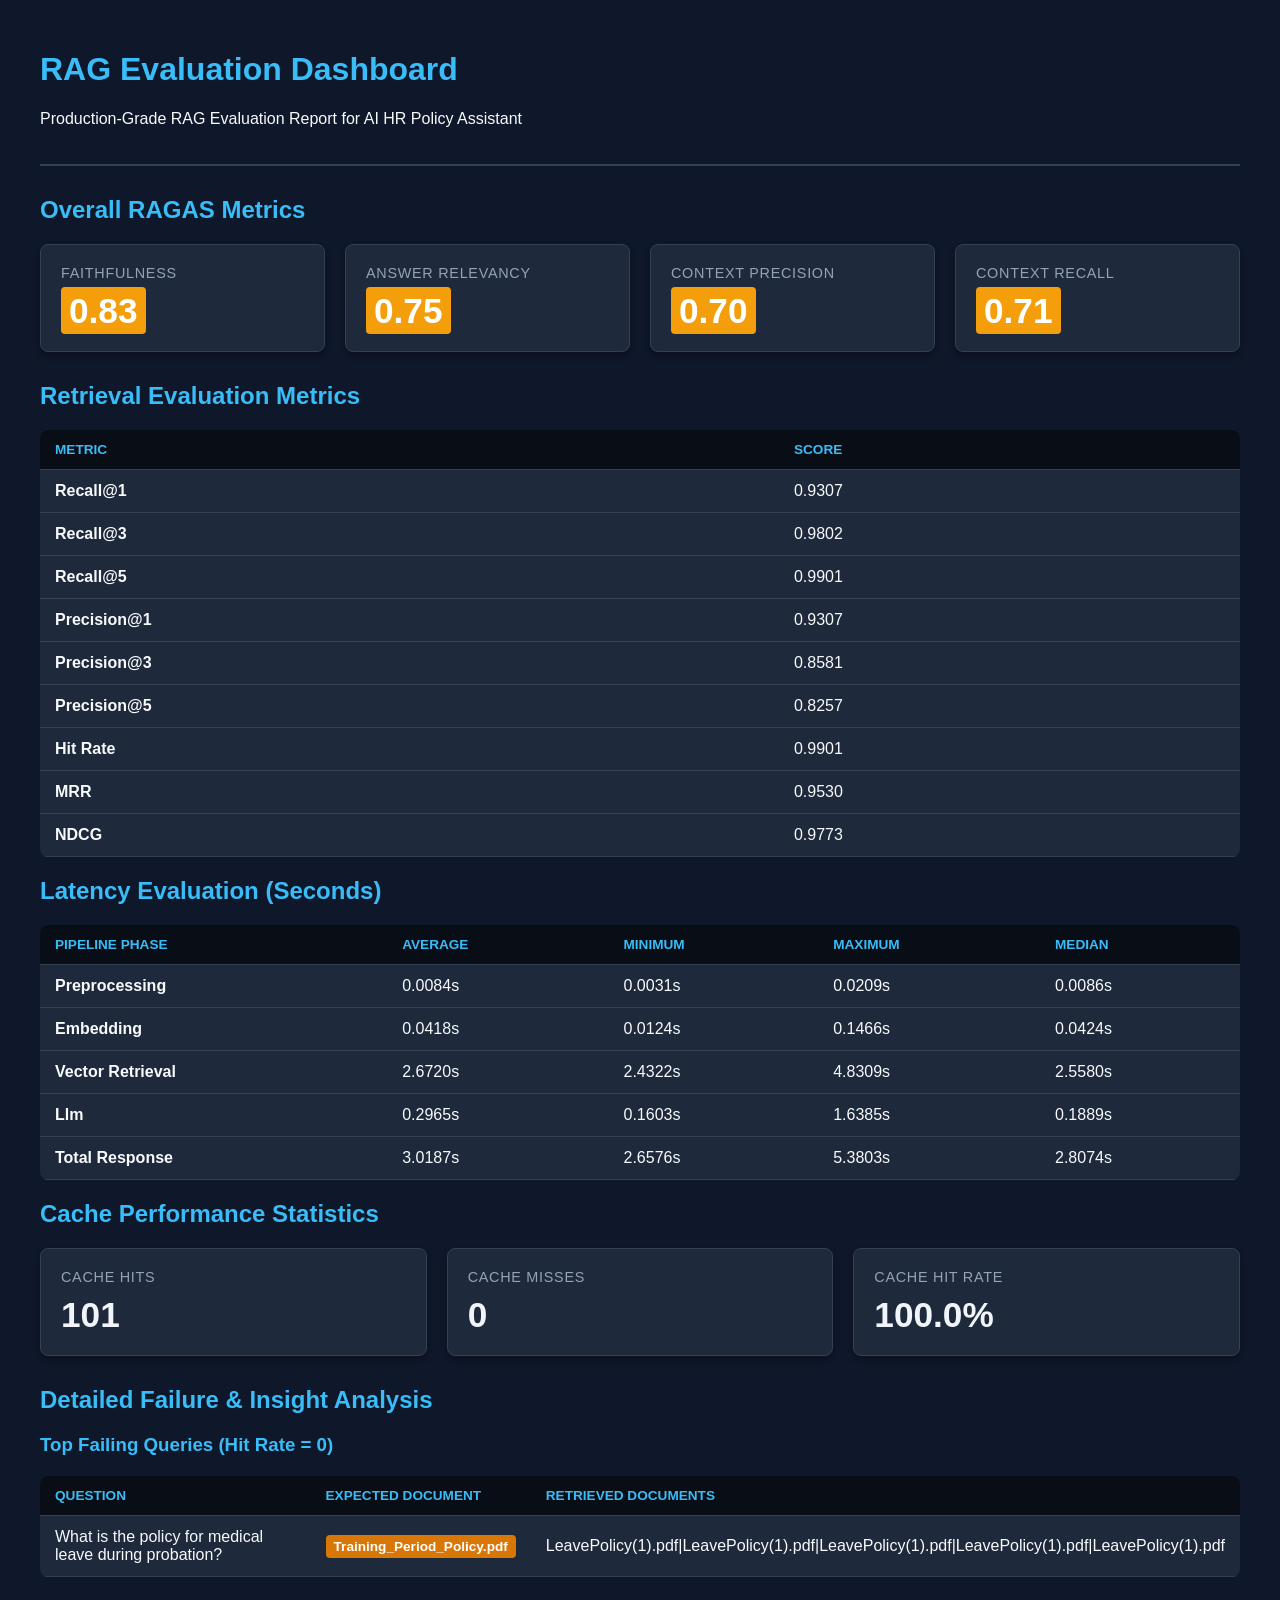
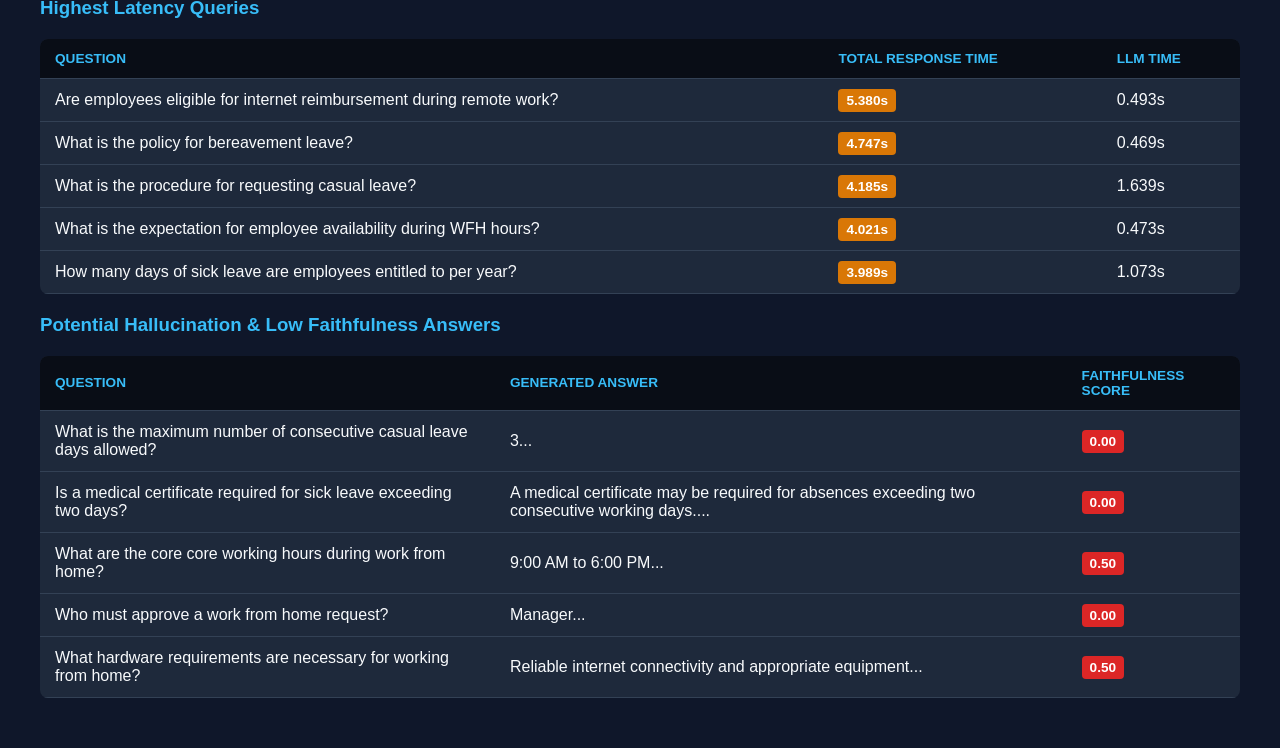
<file: evaluations/reports/evaluation_report.html>
<!DOCTYPE html>
<html lang="en">
<head>
    <meta charset="UTF-8">
    <meta name="viewport" content="width=device-width, initial-scale=1.0">
    <title>RAG Evaluation Report | AI HR Assistant</title>
    <style>
        :root {
            --bg: #0f172a;
            --card-bg: #1e293b;
            --text: #f8fafc;
            --accent: #38bdf8;
            --border: #334155;
        }
        body {
            font-family: 'Segoe UI', Tahoma, Geneva, Verdana, sans-serif;
            background-color: var(--bg);
            color: var(--text);
            margin: 0;
            padding: 30px;
        }
        .container {
            max-width: 1200px;
            margin: 0 auto;
        }
        .header {
            border-bottom: 2px solid var(--border);
            padding-bottom: 20px;
            margin-bottom: 30px;
        }
        h1, h2, h3 {
            color: var(--accent);
        }
        .metrics-grid {
            display: grid;
            grid-template-columns: repeat(auto-fit, minmax(240px, 1fr));
            gap: 20px;
            margin-bottom: 30px;
        }
        .card {
            background-color: var(--card-bg);
            border: 1px solid var(--border);
            border-radius: 8px;
            padding: 20px;
            box-shadow: 0 4px 6px rgba(0,0,0,0.3);
        }
        .card .title {
            font-size: 0.9em;
            color: #94a3b8;
            text-transform: uppercase;
            letter-spacing: 0.05em;
        }
        .card .value {
            font-size: 2.2em;
            font-weight: bold;
            margin-top: 10px;
            color: #f1f5f9;
        }
        table {
            width: 100%;
            border-collapse: collapse;
            margin: 20px 0;
            background-color: var(--card-bg);
            border-radius: 8px;
            overflow: hidden;
        }
        th, td {
            padding: 12px 15px;
            text-align: left;
            border-bottom: 1px solid var(--border);
        }
        th {
            background-color: #090d16;
            color: var(--accent);
            text-transform: uppercase;
            font-size: 0.85em;
        }
        tr:hover {
            background-color: #26334d;
        }
        .badge {
            padding: 4px 8px;
            border-radius: 4px;
            font-weight: bold;
            font-size: 0.85em;
        }
        .badge-success { background-color: #059669; color: white; }
        .badge-warning { background-color: #d97706; color: white; }
        .badge-danger { background-color: #dc2626; color: white; }
    </style>
</head>
<body>
    <div class="container">
        <div class="header">
            <h1>RAG Evaluation Dashboard</h1>
            <p>Production-Grade RAG Evaluation Report for AI HR Policy Assistant</p>
        </div>

        <h2>Overall RAGAS Metrics</h2>
        <div class="metrics-grid">
            <div class="card">
                <div class="title">Faithfulness</div>
                <div class="value"><span style="background-color: #f59e0b; color: white; padding: 4px 8px; border-radius: 4px; font-weight: bold;">0.83</span></div>
            </div>
            <div class="card">
                <div class="title">Answer Relevancy</div>
                <div class="value"><span style="background-color: #f59e0b; color: white; padding: 4px 8px; border-radius: 4px; font-weight: bold;">0.75</span></div>
            </div>
            <div class="card">
                <div class="title">Context Precision</div>
                <div class="value"><span style="background-color: #f59e0b; color: white; padding: 4px 8px; border-radius: 4px; font-weight: bold;">0.70</span></div>
            </div>
            <div class="card">
                <div class="title">Context Recall</div>
                <div class="value"><span style="background-color: #f59e0b; color: white; padding: 4px 8px; border-radius: 4px; font-weight: bold;">0.71</span></div>
            </div>
        </div>

        <h2>Retrieval Evaluation Metrics</h2>
        <table>
            <thead>
                <tr>
                    <th>Metric</th>
                    <th>Score</th>
                </tr>
            </thead>
            <tbody>

                <tr>
                    <td><strong>Recall@1</strong></td>
                    <td>0.9307</td>
                </tr>

                <tr>
                    <td><strong>Recall@3</strong></td>
                    <td>0.9802</td>
                </tr>

                <tr>
                    <td><strong>Recall@5</strong></td>
                    <td>0.9901</td>
                </tr>

                <tr>
                    <td><strong>Precision@1</strong></td>
                    <td>0.9307</td>
                </tr>

                <tr>
                    <td><strong>Precision@3</strong></td>
                    <td>0.8581</td>
                </tr>

                <tr>
                    <td><strong>Precision@5</strong></td>
                    <td>0.8257</td>
                </tr>

                <tr>
                    <td><strong>Hit Rate</strong></td>
                    <td>0.9901</td>
                </tr>

                <tr>
                    <td><strong>MRR</strong></td>
                    <td>0.9530</td>
                </tr>

                <tr>
                    <td><strong>NDCG</strong></td>
                    <td>0.9773</td>
                </tr>

            </tbody>
        </table>

        <h2>Latency Evaluation (Seconds)</h2>
        <table>
            <thead>
                <tr>
                    <th>Pipeline Phase</th>
                    <th>Average</th>
                    <th>Minimum</th>
                    <th>Maximum</th>
                    <th>Median</th>
                </tr>
            </thead>
            <tbody>

                <tr>
                    <td><strong>Preprocessing</strong></td>
                    <td>0.0084s</td>
                    <td>0.0031s</td>
                    <td>0.0209s</td>
                    <td>0.0086s</td>
                </tr>

                <tr>
                    <td><strong>Embedding</strong></td>
                    <td>0.0418s</td>
                    <td>0.0124s</td>
                    <td>0.1466s</td>
                    <td>0.0424s</td>
                </tr>

                <tr>
                    <td><strong>Vector Retrieval</strong></td>
                    <td>2.6720s</td>
                    <td>2.4322s</td>
                    <td>4.8309s</td>
                    <td>2.5580s</td>
                </tr>

                <tr>
                    <td><strong>Llm</strong></td>
                    <td>0.2965s</td>
                    <td>0.1603s</td>
                    <td>1.6385s</td>
                    <td>0.1889s</td>
                </tr>

                <tr>
                    <td><strong>Total Response</strong></td>
                    <td>3.0187s</td>
                    <td>2.6576s</td>
                    <td>5.3803s</td>
                    <td>2.8074s</td>
                </tr>

            </tbody>
        </table>

        <h2>Cache Performance Statistics</h2>
        <div class="metrics-grid">
            <div class="card">
                <div class="title">Cache Hits</div>
                <div class="value">101</div>
            </div>
            <div class="card">
                <div class="title">Cache Misses</div>
                <div class="value">0</div>
            </div>
            <div class="card">
                <div class="title">Cache Hit Rate</div>
                <div class="value">100.0%</div>
            </div>
        </div>

        <h2>Detailed Failure & Insight Analysis</h2>

        <h3>Top Failing Queries (Hit Rate = 0)</h3>
        <table>
            <thead>
                <tr>
                    <th>Question</th>
                    <th>Expected Document</th>
                    <th>Retrieved Documents</th>
                </tr>
            </thead>
            <tbody>

                    <tr>
                        <td>What is the policy for medical leave during probation?</td>
                        <td><span class="badge badge-warning">Training_Period_Policy.pdf</span></td>
                        <td>LeavePolicy(1).pdf|LeavePolicy(1).pdf|LeavePolicy(1).pdf|LeavePolicy(1).pdf|LeavePolicy(1).pdf</td>
                    </tr>

            </tbody>
        </table>

        <h3>Highest Latency Queries</h3>
        <table>
            <thead>
                <tr>
                    <th>Question</th>
                    <th>Total Response Time</th>
                    <th>LLM Time</th>
                </tr>
            </thead>
            <tbody>

                <tr>
                    <td>Are employees eligible for internet reimbursement during remote work?</td>
                    <td><span class="badge badge-warning">5.380s</span></td>
                    <td>0.493s</td>
                </tr>

                <tr>
                    <td>What is the policy for bereavement leave?</td>
                    <td><span class="badge badge-warning">4.747s</span></td>
                    <td>0.469s</td>
                </tr>

                <tr>
                    <td>What is the procedure for requesting casual leave?</td>
                    <td><span class="badge badge-warning">4.185s</span></td>
                    <td>1.639s</td>
                </tr>

                <tr>
                    <td>What is the expectation for employee availability during WFH hours?</td>
                    <td><span class="badge badge-warning">4.021s</span></td>
                    <td>0.473s</td>
                </tr>

                <tr>
                    <td>How many days of sick leave are employees entitled to per year?</td>
                    <td><span class="badge badge-warning">3.989s</span></td>
                    <td>1.073s</td>
                </tr>

            </tbody>
        </table>

        <h3>Potential Hallucination & Low Faithfulness Answers</h3>
        <table>
            <thead>
                <tr>
                    <th>Question</th>
                    <th>Generated Answer</th>
                    <th>Faithfulness Score</th>
                </tr>
            </thead>
            <tbody>

                    <tr>
                        <td>What is the maximum number of consecutive casual leave days allowed?</td>
                        <td>3...</td>
                        <td><span class="badge badge-danger">0.00</span></td>
                    </tr>

                    <tr>
                        <td>Is a medical certificate required for sick leave exceeding two days?</td>
                        <td>A medical certificate may be required for absences exceeding two consecutive working days....</td>
                        <td><span class="badge badge-danger">0.00</span></td>
                    </tr>

                    <tr>
                        <td>What are the core core working hours during work from home?</td>
                        <td>9:00 AM to 6:00 PM...</td>
                        <td><span class="badge badge-danger">0.50</span></td>
                    </tr>

                    <tr>
                        <td>Who must approve a work from home request?</td>
                        <td>Manager...</td>
                        <td><span class="badge badge-danger">0.00</span></td>
                    </tr>

                    <tr>
                        <td>What hardware requirements are necessary for working from home?</td>
                        <td>Reliable internet connectivity and appropriate equipment...</td>
                        <td><span class="badge badge-danger">0.50</span></td>
                    </tr>

            </tbody>
        </table>

    </div>
</body>
</html>
</file>
